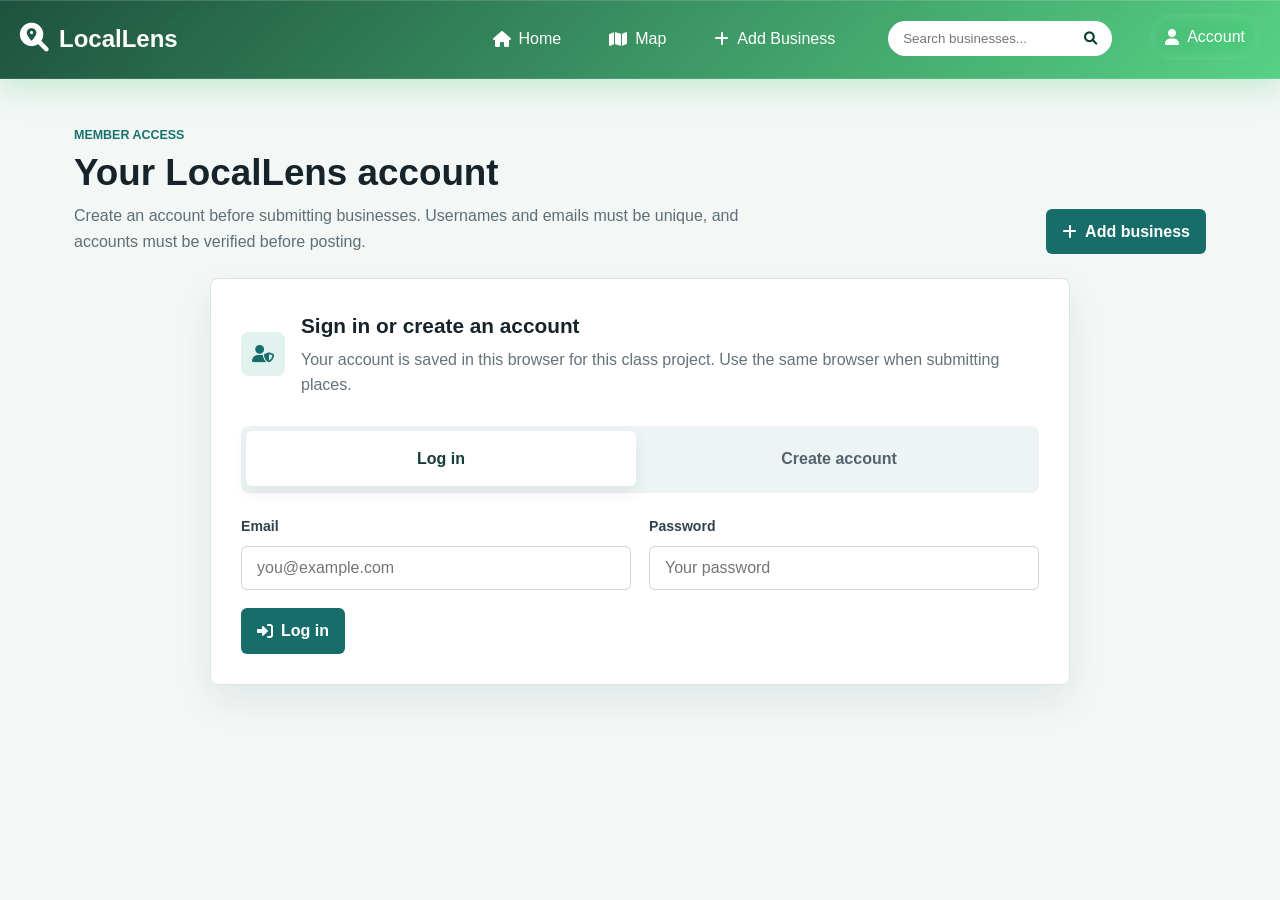
<file: account.html>
<!DOCTYPE html>
<html lang="en">
<head>
    <meta charset="UTF-8">
    <meta name="viewport" content="width=device-width, initial-scale=1.0">
    <title>LocalLens - Account</title>
    <link rel="stylesheet" href="styles.css?v=11">
    <link rel="stylesheet" href="account.css?v=2">
    <link rel="stylesheet" href="responsive.css?v=1">
    <link href="https://cdnjs.cloudflare.com/ajax/libs/font-awesome/6.0.0/css/all.min.css" rel="stylesheet">
</head>
<body class="account-page">
    <nav class="navbar">
        <div class="nav-container">
            <a href="index.html" class="nav-logo">
                <i class="fas fa-search-location"></i>
                <span>LocalLens</span>
            </a>
            <div class="nav-items">
                <a href="index.html" class="nav-item">
                    <i class="fas fa-home"></i>
                    Home
                </a>
                <a href="map.html" class="nav-item">
                    <i class="fas fa-map"></i>
                    Map
                </a>
                <a href="add-business.html" class="nav-item">
                    <i class="fas fa-plus"></i>
                    Add Business
                </a>
                <div class="search-container">
                    <input type="text" placeholder="Search businesses..." id="account-search">
                    <button type="button" aria-label="Search"><i class="fas fa-search"></i></button>
                </div>
                <a href="account.html" class="nav-item active">
                    <i class="fas fa-user"></i>
                    Account
                </a>
            </div>
        </div>
    </nav>

    <main class="account-main">
        <section class="account-hero">
            <div>
                <p class="account-kicker">Member access</p>
                <h1>Your LocalLens account</h1>
                <p>Create an account before submitting businesses. Usernames and emails must be unique, and accounts must be verified before posting.</p>
            </div>
            <a class="account-add-link" href="add-business.html"><i class="fas fa-plus"></i> Add business</a>
        </section>

        <section id="signed-out-view" class="account-card auth-card">
            <div class="auth-intro">
                <span class="auth-icon"><i class="fas fa-user-shield"></i></span>
                <div>
                    <h2>Sign in or create an account</h2>
                    <p>Your account is saved in this browser for this class project. Use the same browser when submitting places.</p>
                </div>
            </div>

            <div class="auth-tabs" role="tablist" aria-label="Account options">
                <button class="auth-tab active" type="button" data-tab="login">Log in</button>
                <button class="auth-tab" type="button" data-tab="signup">Create account</button>
            </div>

            <form id="login-form" class="auth-form active" autocomplete="on">
                <div class="form-grid account-form-grid">
                    <div class="form-group">
                        <label for="login-email">Email</label>
                        <input type="email" id="login-email" placeholder="you@example.com" required>
                    </div>
                    <div class="form-group">
                        <label for="login-password">Password</label>
                        <input type="password" id="login-password" placeholder="Your password" required>
                    </div>
                </div>
                <button class="account-primary-btn" type="submit"><i class="fas fa-right-to-bracket"></i> Log in</button>
            </form>

            <form id="signup-form" class="auth-form" autocomplete="on">
                <div class="form-grid account-form-grid">
                    <div class="form-group">
                        <label for="signup-name">Display name</label>
                        <input type="text" id="signup-name" placeholder="Your name" required>
                    </div>
                    <div class="form-group">
                        <label for="signup-username">Username</label>
                        <input type="text" id="signup-username" minlength="3" maxlength="24" pattern="[A-Za-z0-9_]+" placeholder="local_user" required>
                        <p class="input-help">Letters, numbers, and underscores only.</p>
                    </div>
                    <div class="form-group">
                        <label for="signup-email">Email</label>
                        <input type="email" id="signup-email" placeholder="you@example.com" required>
                    </div>
                    <div class="form-group">
                        <label for="signup-password">Password</label>
                        <input type="password" id="signup-password" minlength="4" placeholder="At least 4 characters" required>
                    </div>
                    <div class="form-group">
                        <label for="signup-confirm-password">Confirm password</label>
                        <input type="password" id="signup-confirm-password" minlength="4" placeholder="Retype password" required>
                    </div>
                </div>
                <button class="account-primary-btn" type="submit"><i class="fas fa-user-plus"></i> Create account</button>
            </form>
        </section>

        <section id="signed-in-view" class="account-dashboard" hidden>
            <div class="account-card profile-card">
                <div class="profile-summary">
                    <div class="profile-avatar" id="profile-avatar">L</div>
                    <div>
                        <p class="account-kicker" id="verification-label">Signed in</p>
                        <h2 id="profile-name">LocalLens user</h2>
                        <p id="profile-email">you@example.com</p>
                        <p id="profile-username" class="profile-username">@username</p>
                    </div>
                </div>
                <div class="profile-actions">
                    <a class="account-primary-btn" id="profile-add-business" href="add-business.html"><i class="fas fa-plus"></i> Add business</a>
                    <button class="account-secondary-btn" id="logout-button" type="button"><i class="fas fa-arrow-right-from-bracket"></i> Log out</button>
                </div>
            </div>

            <section id="verification-card" class="account-card verification-card" hidden>
                <div class="section-title-row">
                    <span class="status-icon warning"><i class="fas fa-envelope"></i></span>
                    <div>
                        <h2>Verify your email</h2>
                        <p id="verification-message">Enter the code sent to your email before submitting businesses.</p>
                    </div>
                </div>
                <form id="verification-form" class="verification-form">
                    <div class="form-group">
                        <label for="verification-code">Verification code</label>
                        <input type="text" id="verification-code" maxlength="6" inputmode="numeric" placeholder="123456" required>
                    </div>
                    <div class="verification-actions">
                        <button class="account-primary-btn" type="submit"><i class="fas fa-check"></i> Verify</button>
                        <button class="account-secondary-btn" id="resend-code-button" type="button"><i class="fas fa-paper-plane"></i> Resend code</button>
                    </div>
                </form>
            </section>

            <div class="account-grid">
                <article class="account-card status-card">
                    <span class="status-icon"><i class="fas fa-clock"></i></span>
                    <div>
                        <h3>Submission cooldown</h3>
                        <p id="cooldown-status">You can submit a business now.</p>
                    </div>
                </article>
                <article class="account-card status-card">
                    <span class="status-icon"><i class="fas fa-clipboard-check"></i></span>
                    <div>
                        <h3>Review process</h3>
                        <p>New submissions go to the Review tab first so your group can approve them.</p>
                    </div>
                </article>
            </div>

            <section class="account-card profile-edit-card">
                <div class="section-title-row">
                    <div>
                        <h2>Profile details</h2>
                        <p>Update the name shown on this browser.</p>
                    </div>
                </div>
                <form id="profile-form" class="profile-form">
                    <div class="form-grid account-form-grid">
                        <div class="form-group">
                            <label for="edit-name">Display name</label>
                            <input type="text" id="edit-name" required>
                        </div>
                        <div class="form-group">
                            <label for="edit-username">Username</label>
                            <input type="text" id="edit-username" minlength="3" maxlength="24" pattern="[A-Za-z0-9_]+" required>
                        </div>
                        <div class="form-group">
                            <label for="edit-email">Email</label>
                            <input type="email" id="edit-email" required>
                        </div>
                    </div>
                    <button class="account-secondary-btn" type="submit"><i class="fas fa-save"></i> Save profile</button>
                </form>
            </section>

            <section class="account-card submissions-card">
                <div class="section-title-row">
                    <div>
                        <h2>Recent submissions</h2>
                        <p>Submissions saved from this browser.</p>
                    </div>
                </div>
                <div id="submission-list" class="submission-list"></div>
            </section>
        </section>
    </main>

    <script src="account.js?v=2"></script>
</body>
</html>
</file>
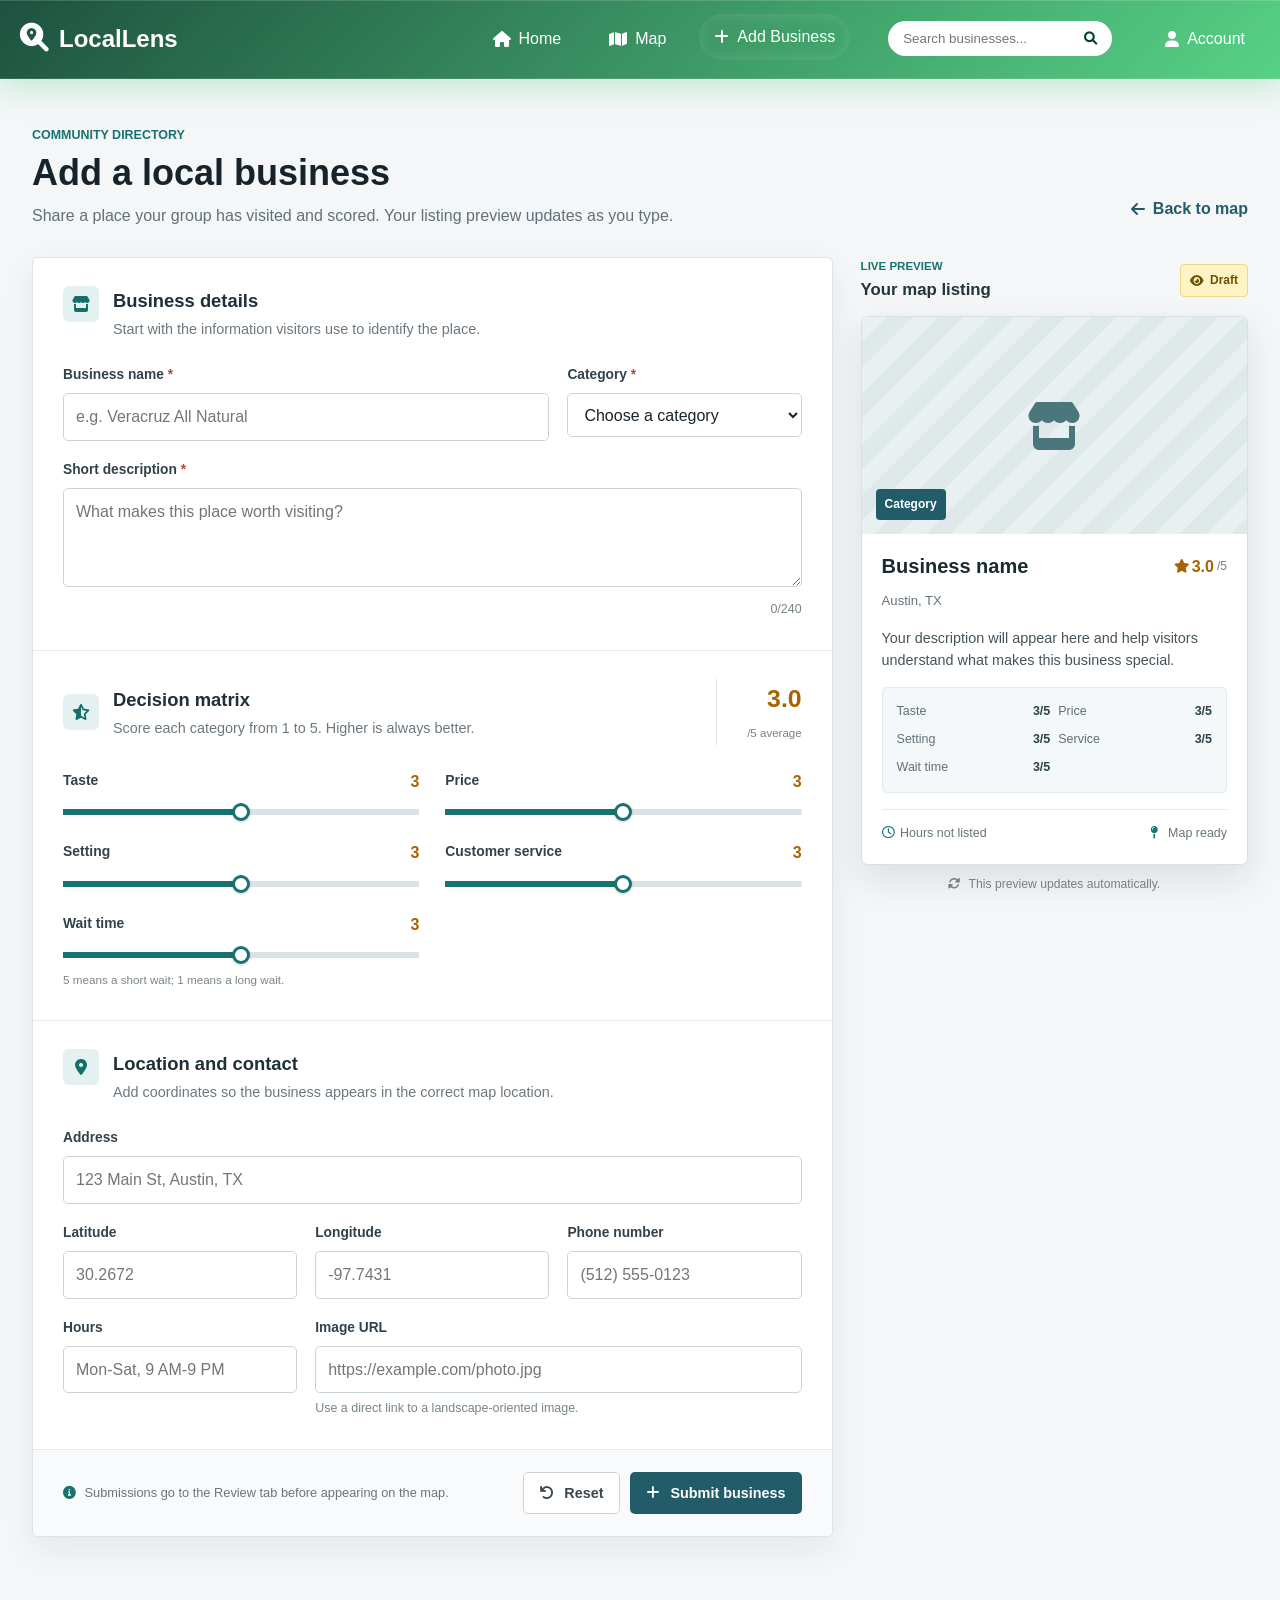
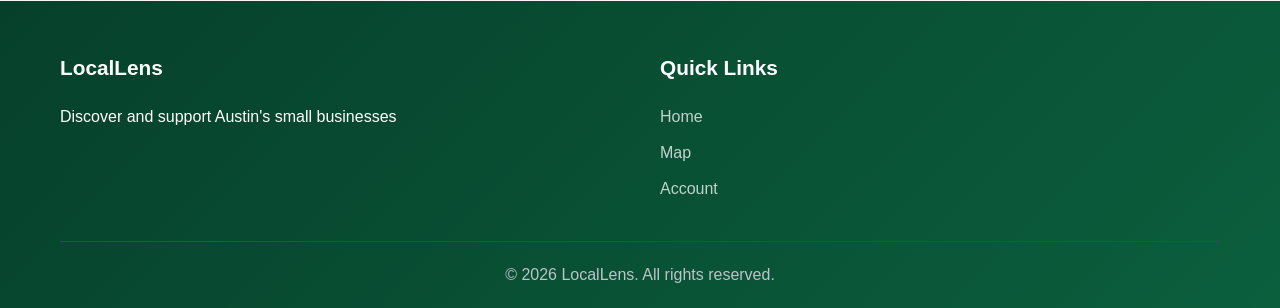
<file: add-business.html>
<!DOCTYPE html>
<html lang="en">
<head>
    <meta charset="UTF-8">
    <meta name="viewport" content="width=device-width, initial-scale=1.0">
    <title>LocalLens - Add Business</title>
    <link rel="stylesheet" href="styles.css?v=11">
    <link rel="stylesheet" href="add-business.css?v=9">
    <link rel="stylesheet" href="add-business-access.css?v=1">
    <link rel="stylesheet" href="responsive.css?v=1">
    <link href="https://cdnjs.cloudflare.com/ajax/libs/font-awesome/6.0.0/css/all.min.css" rel="stylesheet">
</head>
<body class="add-business-page">
    <nav class="navbar">
        <div class="nav-container">
            <a href="index.html" class="nav-logo">
                <i class="fas fa-search-location"></i>
                <span>LocalLens</span>
            </a>
            <div class="nav-items">
                <a href="index.html" class="nav-item">
                    <i class="fas fa-home"></i>
                    Home
                </a>
                <a href="map.html" class="nav-item">
                    <i class="fas fa-map"></i>
                    Map
                </a>
                <a href="add-business.html" class="nav-item active">
                    <i class="fas fa-plus"></i>
                    Add Business
                </a>
                <div class="search-container">
                    <input type="text" placeholder="Search businesses..." id="add-business-search">
                    <button type="button" aria-label="Search"><i class="fas fa-search"></i></button>
                </div>
                <a href="account.html" class="nav-item">
                    <i class="fas fa-user"></i>
                    Account
                </a>
            </div>
        </div>
    </nav>
    <main class="add-business-main">
        <header class="submission-header">
            <div>
                <p class="submission-kicker">Community directory</p>
                <h1>Add a local business</h1>
                <p>Share a place your group has visited and scored. Your listing preview updates as you type.</p>
            </div>
            <a class="map-return-link" href="map.html"><i class="fas fa-arrow-left"></i> Back to map</a>
        </header>

        <section id="account-gate" class="account-gate" hidden>
            <div>
                <span class="gate-icon"><i class="fas fa-lock"></i></span>
            </div>
            <div>
                <h2>Log in before submitting</h2>
                <p>You can preview the form, but submissions only work from a LocalLens account.</p>
            </div>
            <a href="account.html" class="gate-link">Go to account</a>
        </section>

        <section id="cooldown-gate" class="account-gate cooldown-gate" hidden>
            <div>
                <span class="gate-icon"><i class="fas fa-clock"></i></span>
            </div>
            <div>
                <h2>Submission cooldown active</h2>
                <p id="cooldown-message">You can submit another business later.</p>
            </div>
        </section>

        <div class="submission-layout">
            <div class="business-form-container">
                <form id="add-business-form" class="business-form">
                    <section class="form-section">
                        <div class="section-heading">
                            <span class="section-icon"><i class="fas fa-store"></i></span>
                            <div>
                                <h2>Business details</h2>
                                <p>Start with the information visitors use to identify the place.</p>
                            </div>
                        </div>
                        <div class="form-grid form-grid-three">
                            <div class="form-group form-span-two">
                                <label for="business-name">Business name <span>*</span></label>
                                <input type="text" id="business-name" placeholder="e.g. Veracruz All Natural" required>
                            </div>
                            <div class="form-group">
                                <label for="business-category">Category <span>*</span></label>
                                <select id="business-category" required>
                                    <option value="">Choose a category</option>
                                    <option value="Food">Food</option>
                                    <option value="Retail">Retail</option>
                                    <option value="Services">Services</option>
                                    <option value="Attractions">Attractions</option>
                                    <option value="Entertainment">Entertainment</option>
                                    <option value="Health & Wellness">Health & Wellness</option>
                                </select>
                            </div>
                            <div class="form-group form-span-three">
                                <label for="business-description">Short description <span>*</span></label>
                                <textarea id="business-description" rows="3" maxlength="240" placeholder="What makes this place worth visiting?" required></textarea>
                                <p class="field-meta"><span id="description-count">0</span>/240</p>
                            </div>
                        </div>
                    </section>

                    <section class="form-section">
                        <div class="section-heading matrix-heading">
                            <span class="section-icon"><i class="fas fa-star-half-alt"></i></span>
                            <div>
                                <h2>Decision matrix</h2>
                                <p>Score each category from 1 to 5. Higher is always better.</p>
                            </div>
                            <div class="matrix-average"><span id="form-average">3.0</span><small>/5 average</small></div>
                        </div>
                        <div class="score-inputs">
                            <div class="score-input">
                                <div><label for="score-taste">Taste</label><output for="score-taste">3</output></div>
                                <input type="range" id="score-taste" min="1" max="5" value="3">
                            </div>
                            <div class="score-input">
                                <div><label for="score-price">Price</label><output for="score-price">3</output></div>
                                <input type="range" id="score-price" min="1" max="5" value="3">
                            </div>
                            <div class="score-input">
                                <div><label for="score-setting">Setting</label><output for="score-setting">3</output></div>
                                <input type="range" id="score-setting" min="1" max="5" value="3">
                            </div>
                            <div class="score-input">
                                <div><label for="score-service">Customer service</label><output for="score-service">3</output></div>
                                <input type="range" id="score-service" min="1" max="5" value="3">
                            </div>
                            <div class="score-input">
                                <div><label for="score-wait">Wait time</label><output for="score-wait">3</output></div>
                                <input type="range" id="score-wait" min="1" max="5" value="3">
                                <p>5 means a short wait; 1 means a long wait.</p>
                            </div>
                        </div>
                    </section>

                    <section class="form-section">
                        <div class="section-heading">
                            <span class="section-icon"><i class="fas fa-map-marker-alt"></i></span>
                            <div>
                                <h2>Location and contact</h2>
                                <p>Add coordinates so the business appears in the correct map location.</p>
                            </div>
                        </div>
                        <div class="form-grid form-grid-three">
                            <div class="form-group form-span-three">
                                <label for="business-address">Address</label>
                                <input type="text" id="business-address" placeholder="123 Main St, Austin, TX">
                            </div>
                            <div class="form-group">
                                <label for="business-lat">Latitude</label>
                                <input type="number" id="business-lat" step="any" placeholder="30.2672">
                            </div>
                            <div class="form-group">
                                <label for="business-lng">Longitude</label>
                                <input type="number" id="business-lng" step="any" placeholder="-97.7431">
                            </div>
                            <div class="form-group">
                                <label for="business-phone">Phone number</label>
                                <input type="tel" id="business-phone" placeholder="(512) 555-0123">
                            </div>
                            <div class="form-group">
                                <label for="business-hours">Hours</label>
                                <input type="text" id="business-hours" placeholder="Mon-Sat, 9 AM-9 PM">
                            </div>
                            <div class="form-group form-span-two">
                                <label for="business-image">Image URL</label>
                                <input type="url" id="business-image" placeholder="https://example.com/photo.jpg">
                                <p class="help-text">Use a direct link to a landscape-oriented image.</p>
                            </div>
                        </div>
                    </section>

                    <div class="form-actions">
                        <p id="submission-helper"><i class="fas fa-info-circle"></i> Submissions go to the Review tab before appearing on the map.</p>
                        <div>
                            <button type="button" class="secondary-btn" id="reset-business-form" title="Reset form">
                                <i class="fas fa-undo"></i><span>Reset</span>
                            </button>
                            <button type="submit" class="primary-btn" id="submit-business-button">
                                <i class="fas fa-plus"></i><span>Submit business</span>
                            </button>
                        </div>
                    </div>
                </form>
            </div>

            <aside class="listing-preview" aria-label="Live listing preview">
                <div class="preview-heading">
                    <div>
                        <p>Live preview</p>
                        <h2>Your map listing</h2>
                    </div>
                    <span class="draft-badge"><i class="fas fa-eye"></i> Draft</span>
                </div>
                <article class="preview-card">
                    <div class="preview-media">
                        <div id="preview-image-placeholder"><i class="fas fa-store"></i></div>
                        <img id="preview-image" alt="" hidden>
                        <span id="preview-category" class="preview-category">Category</span>
                    </div>
                    <div class="preview-body">
                        <div class="preview-title-row">
                            <h3 id="preview-name">Business name</h3>
                            <div class="preview-rating"><i class="fas fa-star"></i><strong id="preview-average">3.0</strong><span>/5</span></div>
                        </div>
                        <p class="preview-meta"><span id="preview-address">Austin, TX</span></p>
                        <p id="preview-description" class="preview-description">Your description will appear here and help visitors understand what makes this business special.</p>
                        <div class="preview-scores">
                            <div><span>Taste</span><strong id="preview-taste">3/5</strong></div>
                            <div><span>Price</span><strong id="preview-price-score">3/5</strong></div>
                            <div><span>Setting</span><strong id="preview-setting">3/5</strong></div>
                            <div><span>Service</span><strong id="preview-service">3/5</strong></div>
                            <div><span>Wait time</span><strong id="preview-wait">3/5</strong></div>
                        </div>
                        <div class="preview-footer">
                            <span><i class="far fa-clock"></i> <span id="preview-hours">Hours not listed</span></span>
                            <span><i class="fas fa-map-pin"></i> Map ready</span>
                        </div>
                    </div>
                </article>
                <p class="preview-note"><i class="fas fa-sync-alt"></i> This preview updates automatically.</p>
            </aside>
        </div>

        <div id="success-message" class="success-message" hidden>
            <div class="success-content">
                <i class="fas fa-check-circle"></i>
                <h3>Business submitted for review</h3>
                <p>Your submission was sent to the Review tab. You can submit another business after the 2-hour cooldown.</p>
                <button class="success-btn" id="view-business-map">View map</button>
                <button class="success-btn" id="view-account-page">View account</button>
            </div>
        </div>
    </main>

    <footer class="footer">
        <div class="container">
            <div class="footer-content">
                <div class="footer-section"><h3>LocalLens</h3><p>Discover and support Austin's small businesses</p></div>
                <div class="footer-section">
                    <h3>Quick Links</h3>
                    <ul><li><a href="index.html">Home</a></li><li><a href="map.html">Map</a></li><li><a href="account.html">Account</a></li></ul>
                </div>
            </div>
            <div class="footer-bottom"><p>&copy; 2026 LocalLens. All rights reserved.</p></div>
        </div>
    </footer>

    <script src="script.js?v=8"></script>
    <script>
        document.addEventListener('DOMContentLoaded', initializeAddBusinessForm);
        const REVIEW_WEB_APP_URL = 'https://script.google.com/macros/s/AKfycbwlyycdXcbLm-5LqKBgtQWbxHciOXhTjQDKaHv3MznnZre0N6KnGwNH8BxaaQHLYFI-zg/exec';

        function initializeAddBusinessForm() {
            const form = document.getElementById('add-business-form');
            form.addEventListener('submit', handleAddBusiness);
            form.addEventListener('input', updatePreview);
            form.addEventListener('change', updatePreview);

            document.getElementById('reset-business-form').addEventListener('click', resetForm);
            document.getElementById('add-another-business').addEventListener('click', addAnotherBusiness);
            document.getElementById('view-business-map').addEventListener('click', function () {
                window.location.href = 'map.html';
            });

            document.getElementById('business-lat').value = '30.2672';
            document.getElementById('business-lng').value = '-97.7431';
            updatePreview();
        }

        function getScores() {
            return {
                taste: Number(document.getElementById('score-taste').value),
                price: Number(document.getElementById('score-price').value),
                setting: Number(document.getElementById('score-setting').value),
                service: Number(document.getElementById('score-service').value),
                wait: Number(document.getElementById('score-wait').value)
            };
        }

        function updatePreview() {
            const scores = getScores();
            const average = (Object.values(scores).reduce(function (total, score) {
                return total + score;
            }, 0) / 5).toFixed(1);

            setText('preview-name', document.getElementById('business-name').value || 'Business name');
            setText('preview-category', document.getElementById('business-category').value || 'Category');
            setText('preview-address', document.getElementById('business-address').value || 'Austin, TX');
            setText('preview-description', document.getElementById('business-description').value || 'Your description will appear here and help visitors understand what makes this business special.');
            setText('preview-hours', document.getElementById('business-hours').value || 'Hours not listed');
            setText('preview-average', average);
            setText('form-average', average);
            setText('preview-taste', scores.taste + '/5');
            setText('preview-price-score', scores.price + '/5');
            setText('preview-setting', scores.setting + '/5');
            setText('preview-service', scores.service + '/5');
            setText('preview-wait', scores.wait + '/5');
            setText('description-count', document.getElementById('business-description').value.length);

            document.querySelectorAll('.score-input').forEach(function (group) {
                const input = group.querySelector('input');
                group.querySelector('output').textContent = input.value;
                input.style.setProperty('--score-progress', ((Number(input.value) - 1) / 4 * 100) + '%');
            });

            updatePreviewImage();
        }

        function updatePreviewImage() {
            const source = document.getElementById('business-image').value.trim();
            const image = document.getElementById('preview-image');
            const placeholder = document.getElementById('preview-image-placeholder');

            if (!source) {
                image.hidden = true;
                image.removeAttribute('src');
                placeholder.hidden = false;
                return;
            }

            image.onload = function () {
                image.hidden = false;
                placeholder.hidden = true;
            };
            image.onerror = function () {
                image.hidden = true;
                placeholder.hidden = false;
            };
            image.src = source;
            image.alt = (document.getElementById('business-name').value || 'Business') + ' preview';
        }

        function setText(id, value) {
            document.getElementById(id).textContent = value;
        }

        function handleAddBusiness(event) {
            event.preventDefault();
            const form = event.currentTarget;
            if (!form.reportValidity()) return;

            const scores = getScores();
            const formData = {
                id: Date.now(),
                name: document.getElementById('business-name').value.trim(),
                category: document.getElementById('business-category').value,
                description: document.getElementById('business-description').value.trim(),
                address: document.getElementById('business-address').value.trim(),
                lat: Number(document.getElementById('business-lat').value),
                lng: Number(document.getElementById('business-lng').value),
                phone: document.getElementById('business-phone').value.trim(),
                hours: document.getElementById('business-hours').value.trim(),
                image: document.getElementById('business-image').value.trim(),
                taste: scores.taste,
                priceScore: scores.price,
                setting: scores.setting,
                customerService: scores.service,
                waitTime: scores.wait,
                rating: Number((Object.values(scores).reduce(function (total, score) { return total + score; }, 0) / 5).toFixed(1)),
                dateAdded: new Date().toISOString()
            };

            fetch(REVIEW_WEB_APP_URL, {
                method: 'POST',
                mode: 'no-cors',
                body: JSON.stringify(formData)
            });

            document.querySelector('.submission-layout').hidden = true;
            document.getElementById('success-message').hidden = false;
        }

        function resetForm() {
            const form = document.getElementById('add-business-form');
            form.reset();
            document.getElementById('business-lat').value = '30.2672';
            document.getElementById('business-lng').value = '-97.7431';
            updatePreview();
        }

        function addAnotherBusiness() {
            document.querySelector('.submission-layout').hidden = false;
            document.getElementById('success-message').hidden = true;
            resetForm();
            window.scrollTo({ top: 0, behavior: 'smooth' });
        }
    </script>
</body>
</html>
</file>
<file: styles.css>
/* Global Styles */
* {
    margin: 0;
    padding: 0;
    box-sizing: border-box;
}

body {
    font-family: 'Segoe UI', Tahoma, Geneva, Verdana, sans-serif;
    line-height: 1.6;
    color: #333;
    background-color: #f8f9fa;
}

[hidden] {
    display: none !important;
}

.container {
    max-width: 1200px;
    margin: 0 auto;
    padding: 0 20px;
}

/* Navigation Bar */
.navbar {
    background: linear-gradient(
        135deg,
        rgba(6, 64, 43, 0.9),
        rgba(34, 197, 94, 0.75)
    );

    backdrop-filter: blur(18px);
    -webkit-backdrop-filter: blur(18px);
    border-bottom: 1px solid rgba(255, 255, 255, 0.12);
    box-shadow:
        0 8px 32px rgba(34, 197, 94, 0.25),
        inset 0 1px 0 rgba(255, 255, 255, 0.15);
    padding: 1rem 0;
    position: fixed;
    top: 0;
    width: 100%;
    z-index: 1000;
}

.nav-container {
    max-width: 1400px;
    margin: 0 auto;
    display: flex;
    justify-content: space-between;
    align-items: center;
    padding: 0 20px;
}

.nav-logo {
    display: flex;
    align-items: center;
    color: white;
    font-size: 1.5rem;
    font-weight: bold;
    text-decoration: none;
}

.nav-logo i {
    margin-right: 10px;
    font-size: 1.8rem;
}

.nav-items {
    display: flex;
    align-items: center;
    gap: 18px;
}

.nav-item {
    display: flex;
    align-items: center;
    color: white;
    text-decoration: none;
    padding: 10px 15px;
    border-radius: 25px;
    transition: all 0.3s ease;
}

.nav-item:hover,
.nav-item.active {
    background: rgba(255,255,255,0.15);
    backdrop-filter: blur(8px);
    transform: translateY(-2px);
}

.nav-item i {
    margin-right: 8px;
}

.nav-brand {
    color: white;
    font-size: 1.8rem;
    font-weight: bold;
    text-decoration: none;
    display: flex;
    align-items: center;
    white-space: nowrap;
}

.nav-brand i {
    margin-right: 10px;
}

.search-container {
    position: relative;
    display: flex;
    align-items: center;
    flex: 1;
    max-width: 350px;
    margin: 0 20px;
}

.search-container input {
    width: 100%;
    padding: 10px 40px 10px 15px;
    border: none;
    border-radius: 25px;
    outline: none;
}

.search-container button {
    position: absolute;
    right: 5px;
    background: none;
    border: none;
    color: #06402b;
    cursor: pointer;
    padding: 5px 10px;
}

/* Hero Section */
.hero {
    height: 100vh;
    background: linear-gradient(rgba(0,0,0,0.4), rgba(0,0,0,0.4)), 
                url('https://images.unsplash.com/photo-1666969565832-b55bf42a900d?q=80&w=2071&auto=format&fit=crop&ixlib=rb-4.1.0&ixid=M3wxMjA3fDB8MHxwaG90by1wYWdlfHx8fGVufDB8fHx8fA%3D%3D');
    background-size: cover;
    background-position: center;
    display: flex;
    align-items: center;
    justify-content: center;
    text-align: center;
    color: white;
}

.hero-overlay {
    max-width: 800px;
    padding: 0 20px;
}

.hero-content h1 {
    font-size: 3.5rem;
    margin-bottom: 1rem;
    text-shadow: 2px 2px 4px rgba(0,0,0,0.5);
}

.hero-content p {
    font-size: 1.3rem;
    margin-bottom: 2rem;
    text-shadow: 1px 1px 2px rgba(0,0,0,0.5);
}

.cta-button {
    background: rgba(6, 64, 43, 0.2);
    backdrop-filter: blur(12px);
    -webkit-backdrop-filter: blur(12px);
    color: white;
    padding: 12px 24px;
    border: 1px solid rgba(255, 255, 255, 0.25);
    border-radius: 15px;
    font-size: 1.1rem;
    cursor: pointer;
    box-shadow:
        0 8px 32px rgba(6, 64, 43, 0.2),
        inset 0 1px 1px rgba(255, 255, 255, 0.2);
    font-weight: 600;
    transition: all 0.3s ease;
    text-decoration: none;
    display: inline-flex;
    align-items: center;
    gap: 10px;
}

.cta-button:hover {
    background: rgba(6, 64, 43, 0.35);
    transform: translateY(-3px);
    box-shadow: 
        0 12px 40px rgba(6, 64, 43, 0.35),
        inset 0 1px 1px rgba(255, 255, 255, 0.3);
}

/* How It Works Section */
.how-it-works {
    padding: 80px 0;
    background: white;
}

.how-it-works h2 {
    text-align: center;
    font-size: 2.5rem;
    margin-bottom: 3rem;
    color: #333;
}

.steps-container {
    display: grid;
    grid-template-columns: repeat(auto-fit, minmax(300px, 1fr));
    gap: 40px;
}

.step {
    background: rgba(6, 64, 43, 0.12);
    backdrop-filter: blur(16px);
    -webkit-backdrop-filter: blur(16px);
    border: 1px solid rgba(255, 255, 255, 0.15);
    border-radius: 20px;
    padding: 30px 25px;
    text-align: center;
    box-shadow: 0 8px 32px rgba(6, 64, 43, 0.15);
    transition: all 0.4s ease;
    cursor: pointer;
}

.step:hover {
    transform: translateY(-10px) scale(1.02);
    background: rgba(6, 64, 43, 0.2);
    box-shadow: 0 20px 40px rgba(6, 64, 43, 0.25);
}

.step-icon {
    width: 80px;
    height: 80px;
    background: linear-gradient(
        135deg, 
        rgba(6, 64, 43, 0.9),
        rgba(34, 197, 94, 0.8)
    );
    border-radius: 50%;
    display: flex;
    align-items: center;
    justify-content: center;
    margin: 0 auto 20px;
    color: white;
    font-size: 2rem;
}

.step h3 {
    font-size: 1.5rem;
    margin-bottom: 15px;
    color: #333;
}

.step p {
    color: #666;
    line-height: 1.6;
}
.step:hover .step-icon {
    transform: scale(1.15);
    box-shadow: 0 12px 30px rgba(34, 197, 94, 0.45);
}

/* About Us Section */
.about-us {
    padding: 80px 0;
    background: linear-gradient(
        135deg,
        rgba(6, 64, 43, 0.95),
        rgba(34, 197, 94, 0.85)
    );
    color: white;
}

.about-content {
    display: grid;
    grid-template-columns: 1fr 1fr;
    gap: 50px;
    align-items: center;
}

.about-text h2 {
    font-size: 2.5rem;
    margin-bottom: 2rem;
}

.about-text p {
    font-size: 1.1rem;
    line-height: 1.8;
    margin-bottom: 1.5rem;
}
.about-text {
    background: rgba(255,255,255,0.08);
    backdrop-filter: blur(10px);
    padding: 30px;
    border-radius: 20px;
}

.about-image {
    border-radius: 15px;
    overflow: hidden;
    box-shadow: 0 20px 40px rgba(0,0,0,0.2);
}

.about-image img {
    width: 100%;
    height: auto;
    display: block;
}

/* Footer */
.footer {
    background: linear-gradient(135deg, #06402b, #0b5f3d);
    color: white;
    padding: 50px 0 20px;
}

.footer-content {
    display: grid;
    grid-template-columns: repeat(auto-fit, minmax(250px, 1fr));
    gap: 40px;
    margin-bottom: 30px;
}

.footer-section h3 {
    font-size: 1.3rem;
    margin-bottom: 20px;
}

.footer-section ul {
    list-style: none;
}

.footer-section ul li {
    margin-bottom: 10px;
}

.footer-section ul li a {
    color: rgba(255, 255, 255, 0.75);
    text-decoration: none;
    transition: color 0.3s ease;
}

.footer-section ul li a:hover {
    color: #ffffff;
}

.social-links {
    display: flex;
    gap: 15px;
}

.social-links a {
    color: #bdc3c7;
    font-size: 1.5rem;
    transition: color 0.3s ease;
}

.social-links a:hover {
    color: white;
}

.footer-bottom {
    text-align: center;
    padding-top: 20px;
    border-top: 1px solid #34495e;
    color: #bdc3c7;
}

/* Main Content */
.main-content {
    margin-top: 80px;
    min-height: calc(100vh - 80px);
}

/* Map Controls */
.map-controls {
    display: flex;
    justify-content: space-between;
    align-items: center;
    padding: 20px;
    background: white;
    border-bottom: 1px solid #e9ecef;
    position: sticky;
    top: 80px;
    z-index: 100;
}

.control-btn {
    background: #28a745;
    color: white;
    border: none;
    padding: 10px 20px;
    border-radius: 25px;
    cursor: pointer;
    display: flex;
    align-items: center;
    gap: 8px;
    transition: all 0.3s ease;
}

.control-btn:hover {
    background: #85d4b3;
    transform: translateY(-2px);
}

.filter-container {
    position: relative;
}

.filter-dropdown {
    position: absolute;
    top: 100%;
    right: 0;
    background: white;
    border: 1px solid #e9ecef;
    border-radius: 10px;
    padding: 20px;
    min-width: 250px;
    box-shadow: 0 10px 30px rgba(0,0,0,0.1);
    display: none;
    z-index: 1000;
}

.filter-dropdown.show {
    display: block;
}

.filter-group {
    margin-bottom: 15px;
}

.filter-group label {
    display: block;
    margin-bottom: 5px;
    font-weight: 500;
}

.filter-group select {
    width: 100%;
    padding: 8px 12px;
    border: 1px solid #ddd;
    border-radius: 5px;
    outline: none;
}

.apply-btn {
    background: #28a745;
    color: white;
    border: none;
    padding: 10px 20px;
    border-radius: 5px;
    cursor: pointer;
    width: 100%;
    font-weight: 500;
}

/* Map and Business Container */
.map-business-container {
    display: grid;
    grid-template-columns: 1fr 1fr;
    height: calc(100vh - 140px);
}

.map-section {
    position: relative;
    background: #f8f9fa;
    border-right: 1px solid #e9ecef;
}

#map {
    width: 100%;
    height: 100%;
}

.map-placeholder {
    display: flex;
    flex-direction: column;
    align-items: center;
    justify-content: center;
    height: 100%;
    color: #666;
    font-size: 1.2rem;
}

.map-placeholder i {
    font-size: 4rem;
    margin-bottom: 20px;
    color: #ccc;
}

.business-list-section {
    background: white;
    display: flex;
    flex-direction: column;
}

.business-list-header {
    display: flex;
    justify-content: space-between;
    align-items: center;
    padding: 20px;
    border-bottom: 1px solid #e9ecef;
}

.business-list-header h3 {
    font-size: 1.3rem;
    color: #333;
}

.view-toggle {
    display: flex;
    gap: 10px;
}

.view-btn {
    background: none;
    border: 1px solid #ddd;
    padding: 8px 12px;
    border-radius: 5px;
    cursor: pointer;
    transition: all 0.3s ease;
}

.view-btn.active {
    background: #28a745;
    color: white;
    border-color: #28a745;
}

/* Business List */
.business-list {
    flex: 1;
    overflow-y: auto;
}

.business-item {
    display: flex;
    justify-content: space-between;
    align-items: center;
    padding: 20px;
    border-bottom: 1px solid #e9ecef;
    transition: background 0.3s ease;
}

.business-item:hover {
    background: #f8f9fa;
}

.business-info h4 {
    font-size: 1.1rem;
    margin-bottom: 8px;
    color: #333;
}

.business-rating {
    display: flex;
    align-items: center;
    gap: 5px;
    margin-bottom: 8px;
}

.business-rating i {
    color: #ffc107;
}

.business-category, .business-price, .business-distance {
    color: #666;
    font-size: 0.9rem;
    margin-bottom: 5px;
}

.business-actions {
    display: flex;
    gap: 10px;
}

.favorite-btn {
    background: none;
    border: none;
    color: #dc3545;
    cursor: pointer;
    font-size: 1.2rem;
    transition: color 0.3s ease;
}

.favorite-btn:hover, .favorite-btn.active {
    color: #c82333;
}

.details-btn {
    color: white;
    border: none;
    padding: 8px 16px;
    border-radius: 20px;
    cursor: pointer;
    font-size: 0.9rem;
    transition: background 0.3s ease;
}

.details-btn:hover {
    background: #5a67d8;
}

/* Business Details Modal */
.modal {
    display: none;
    position: fixed;
    z-index: 2000;
    left: 0;
    top: 0;
    width: 100%;
    height: 100%;
    background: rgba(0,0,0,0.5);
}

.modal.show {
    display: flex;
    align-items: center;
    justify-content: center;
}

.modal-content {
    background: white;
    border-radius: 15px;
    max-width: 900px;
    width: 90%;
    max-height: 90vh;
    overflow-y: auto;
    position: relative;
}

.modal-header {
    display: flex;
    justify-content: space-between;
    align-items: center;
    padding: 20px;
    border-bottom: 1px solid #e9ecef;
}

.modal-header h2 {
    color: #333;
}

.close-btn {
    background: none;
    border: none;
    font-size: 1.5rem;
    cursor: pointer;
    color: #666;
}

.modal-body {
    padding: 20px;
}

.business-details {
    display: grid;
    grid-template-columns: 1fr 1fr;
    gap: 30px;
}

.details-left {
    display: flex;
    flex-direction: column;
    gap: 20px;
}

.business-image {
    border-radius: 10px;
    overflow: hidden;
}

.business-image img {
    width: 100%;
    height: 200px;
    object-fit: cover;
}

.business-rating {
    display: flex;
    align-items: center;
    gap: 10px;
}

.stars {
    color: #ffc107;
}

.details-right {
    display: flex;
    flex-direction: column;
    gap: 25px;
}

.info-section h3, .description-section h3, .menu-section h3, .reviews-section h3 {
    font-size: 1.3rem;
    margin-bottom: 15px;
    color: #333;
}

.info-item {
    display: flex;
    align-items: center;
    gap: 10px;
    margin-bottom: 10px;
}

.info-item i {
    color: #667eea;
    width: 20px;
}

.menu-list {
    list-style: none;
}

.menu-list li {
    padding: 8px 0;
    border-bottom: 1px solid #f0f0f0;
}

.review-item {
    padding: 15px;
    border: 1px solid #e9ecef;
    border-radius: 10px;
    margin-bottom: 15px;
}

.reviewer {
    font-weight: 600;
    color: #333;
}

.review-stars {
    color: #ffc107;
}

.review-text {
    margin-top: 10px;
    color: #666;
}

.modal-footer {
    display: flex;
    gap: 15px;
    padding: 20px;
    border-top: 1px solid #e9ecef;
}

.favorite-btn-modal {
    background: #dc3545;
    color: white;
    border: none;
    padding: 10px 20px;
    border-radius: 25px;
    cursor: pointer;
    display: flex;
    align-items: center;
    gap: 8px;
    transition: background 0.3s ease;
}

.favorite-btn-modal:hover {
    background: #c82333;
}

.write-review-btn {
    background: #667eea;
    color: white;
    border: none;
    padding: 10px 20px;
    border-radius: 25px;
    cursor: pointer;
    display: flex;
    align-items: center;
    gap: 8px;
    transition: background 0.3s ease;
}

.write-review-btn:hover {
    background: #5a67d8;
}

/* Account Section */
.account-container {
    max-width: 800px;
    margin: 0 auto;
    padding: 40px 20px;
}

/* Add Business Section */
.add-business-container {
    max-width: 1000px;
    margin: 0 auto;
    padding: 40px 20px;
}

.page-header {
    text-align: center;
    margin-bottom: 40px;
}

.page-header h1 {
    font-size: 2.5rem;
    margin-bottom: 15px;
    color: #333;
}

.page-header p {
    font-size: 1.2rem;
    color: #666;
}

.business-form-container {
    background: white;
    border-radius: 15px;
    padding: 40px;
    box-shadow: 0 10px 30px rgba(0,0,0,0.1);
}

.business-form {
    display: flex;
    flex-direction: column;
    gap: 30px;
}

.form-section {
    border-bottom: 1px solid #e9ecef;
    padding-bottom: 30px;
}

.form-section:last-child {
    border-bottom: none;
    padding-bottom: 0;
}

.form-section h2 {
    font-size: 1.5rem;
    margin-bottom: 20px;
    color: #333;
    display: flex;
    align-items: center;
    gap: 10px;
}

.form-grid {
    display: grid;
    grid-template-columns: repeat(auto-fit, minmax(250px, 1fr));
    gap: 20px;
}

.form-group textarea {
    resize: vertical;
    min-height: 100px;
}

.help-text {
    font-size: 0.9rem;
    color: #666;
    margin-top: 5px;
}

.form-actions {
    display: flex;
    gap: 15px;
    justify-content: flex-end;
    margin-top: 30px;
}

.primary-btn {
    background: linear-gradient(135deg, #667eea 0%, #764ba2 100%);
    color: white;
    border: none;
    padding: 15px 30px;
    border-radius: 25px;
    cursor: pointer;
    font-size: 1.1rem;
    display: flex;
    align-items: center;
    gap: 10px;
    transition: all 0.3s ease;
}

.primary-btn:hover {
    transform: translateY(-2px);
    box-shadow: 0 10px 20px rgba(0,0,0,0.2);
}

.secondary-btn {
    background: #6c757d;
    color: white;
    border: none;
    padding: 15px 30px;
    border-radius: 25px;
    cursor: pointer;
    font-size: 1.1rem;
    display: flex;
    align-items: center;
    gap: 10px;
    transition: all 0.3s ease;
}

.secondary-btn:hover {
    background: #5a6268;
    transform: translateY(-2px);
}

/* Success Message */
.success-message {
    background: linear-gradient(135deg, #28a745 0%, #20c997 100%);
    border-radius: 15px;
    padding: 40px;
    text-align: center;
    color: white;
    margin-top: 30px;
}

.success-content i {
    font-size: 4rem;
    margin-bottom: 20px;
}

.success-content h3 {
    font-size: 2rem;
    margin-bottom: 15px;
}

.success-content p {
    font-size: 1.1rem;
    margin-bottom: 30px;
    opacity: 0.9;
}

.success-btn {
    background: white;
    color: #28a745;
    border: none;
    padding: 12px 25px;
    border-radius: 25px;
    cursor: pointer;
    font-size: 1rem;
    margin: 0 10px;
    transition: all 0.3s ease;
}

.success-btn:hover {
    transform: translateY(-2px);
    box-shadow: 0 5px 15px rgba(0,0,0,0.2);
}

.auth-section {
    background: white;
    border-radius: 15px;
    padding: 40px;
    box-shadow: 0 10px 30px rgba(0,0,0,0.1);
    margin-bottom: 40px;
}

.auth-tabs {
    display: flex;
    margin-bottom: 30px;
    border-bottom: 2px solid #f0f0f0;
}

.auth-tab {
    background: none;
    border: none;
    padding: 15px 30px;
    font-size: 1.1rem;
    cursor: pointer;
    color: #666;
    border-bottom: 2px solid transparent;
    transition: all 0.3s ease;
}

.auth-tab.active {
    color: #667eea;
    border-bottom-color: #667eea;
}

.auth-form {
    display: none;
}

.auth-form.active {
    display: block;
}

.auth-form h2 {
    font-size: 2rem;
    margin-bottom: 30px;
    color: #333;
    text-align: center;
}

.form-group {
    margin-bottom: 20px;
}

.form-group label {
    display: block;
    margin-bottom: 8px;
    font-weight: 500;
    color: #333;
}

.form-group input, .form-group textarea {
    width: 100%;
    padding: 12px 15px;
    border: 1px solid #ddd;
    border-radius: 8px;
    font-size: 1rem;
    outline: none;
    transition: border-color 0.3s ease;
}

.form-group input:focus, .form-group textarea:focus {
    border-color: #667eea;
}

.form-options {
    display: flex;
    justify-content: space-between;
    align-items: center;
    margin-bottom: 20px;
}

.form-options label {
    display: flex;
    align-items: center;
    gap: 8px;
    color: #666;
}

.forgot-password {
    color: #667eea;
    text-decoration: none;
}

.forgot-password:hover {
    text-decoration: underline;
}

.submit-btn {
    background: linear-gradient(135deg, #667eea 0%, #764ba2 100%);
    color: white;
    border: none;
    padding: 15px 30px;
    border-radius: 25px;
    font-size: 1.1rem;
    cursor: pointer;
    width: 100%;
    transition: transform 0.3s ease;
}

.submit-btn:hover {
    transform: translateY(-2px);
}

.social-login {
    text-align: center;
    margin-top: 30px;
}

.social-login p {
    color: #666;
    margin-bottom: 15px;
}

.social-buttons {
    display: flex;
    gap: 15px;
    justify-content: center;
}

.social-btn {
    padding: 10px 20px;
    border: 1px solid #ddd;
    border-radius: 25px;
    cursor: pointer;
    display: flex;
    align-items: center;
    gap: 8px;
    transition: all 0.3s ease;
    text-decoration: none;
    color: #333;
}

.social-btn:hover {
    background: #f8f9fa;
    transform: translateY(-2px);
}

.social-btn.google {
    color: #db4437;
    border-color: #db4437;
}

.social-btn.facebook {
    color: #4267B2;
    border-color: #4267B2;
}

/* Profile Section */
.profile-section {
    background: white;
    border-radius: 15px;
    padding: 40px;
    box-shadow: 0 10px 30px rgba(0,0,0,0.1);
}

.profile-header {
    display: flex;
    justify-content: space-between;
    align-items: center;
    margin-bottom: 30px;
    padding-bottom: 20px;
    border-bottom: 1px solid #e9ecef;
}

.profile-info {
    display: flex;
    align-items: center;
    gap: 30px;
}

.profile-picture-container {
    position: relative;
}

.profile-picture-container img {
    width: 120px;
    height: 120px;
    border-radius: 50%;
    object-fit: cover;
    border: 4px solid #667eea;
}

.change-pic-btn {
    position: absolute;
    bottom: 0;
    right: 0;
    background: #667eea;
    color: white;
    border: none;
    border-radius: 50%;
    width: 40px;
    height: 40px;
    cursor: pointer;
    display: flex;
    align-items: center;
    justify-content: center;
    box-shadow: 0 2px 10px rgba(0,0,0,0.2);
}

.edit-profile-btn {
    background: #667eea;
    color: white;
    border: none;
    padding: 10px 20px;
    border-radius: 25px;
    cursor: pointer;
    display: flex;
    align-items: center;
    gap: 8px;
    transition: background 0.3s ease;
}

.edit-profile-btn:hover {
    background: #5a67d8;
}

.profile-tabs {
    display: flex;
    margin-bottom: 30px;
    border-bottom: 2px solid #f0f0f0;
}

.profile-tab {
    background: none;
    border: none;
    padding: 15px 30px;
    font-size: 1.1rem;
    cursor: pointer;
    color: #666;
    border-bottom: 2px solid transparent;
    transition: all 0.3s ease;
}

.profile-tab.active {
    color: #667eea;
    border-bottom-color: #667eea;
}

.profile-content {
    display: none;
}

.profile-content.active {
    display: block;
}

/* Favorites Grid */
.favorites-grid {
    display: grid;
    grid-template-columns: repeat(auto-fill, minmax(300px, 1fr));
    gap: 20px;
}

.favorite-item {
    background: #f8f9fa;
    border-radius: 15px;
    overflow: hidden;
    transition: transform 0.3s ease;
}

.favorite-item:hover {
    transform: translateY(-5px);
}

.favorite-item img {
    width: 100%;
    height: 200px;
    object-fit: cover;
}

.favorite-info {
    padding: 20px;
}

.favorite-info h4 {
    font-size: 1.2rem;
    margin-bottom: 10px;
    color: #333;
}

.favorite-rating {
    display: flex;
    align-items: center;
    gap: 5px;
    margin-bottom: 10px;
}

.favorite-rating i {
    color: #ffc107;
}

.favorite-info p {
    color: #666;
    margin-bottom: 15px;
}

.remove-favorite {
    background: #dc3545;
    color: white;
    border: none;
    padding: 8px 15px;
    border-radius: 20px;
    cursor: pointer;
    font-size: 0.9rem;
    transition: background 0.3s ease;
    display: flex;
    align-items: center;
    gap: 5px;
}

.remove-favorite:hover {
    background: #c82333;
}

/* Recent List */
.recent-list {
    display: flex;
    flex-direction: column;
    gap: 15px;
}

.recent-item {
    display: flex;
    justify-content: space-between;
    align-items: center;
    padding: 20px;
    background: #f8f9fa;
    border-radius: 10px;
    transition: background 0.3s ease;
}

.recent-item:hover {
    background: #e9ecef;
}

.recent-info h4 {
    font-size: 1.1rem;
    margin-bottom: 5px;
    color: #333;
}

.recent-info p {
    color: #666;
    margin-bottom: 10px;
}

.recent-rating {
    display: flex;
    align-items: center;
    gap: 5px;
}

.recent-rating i {
    color: #ffc107;
}

.view-again-btn {
    background: #667eea;
    color: white;
    border: none;
    padding: 8px 16px;
    border-radius: 20px;
    cursor: pointer;
    font-size: 0.9rem;
    transition: background 0.3s ease;
    text-decoration: none;
}

.view-again-btn:hover {
    background: #5a67d8;
}

/* Reviews List */
.reviews-list {
    display: flex;
    flex-direction: column;
    gap: 20px;
}

.review-item {
    padding: 20px;
    background: #f8f9fa;
    border-radius: 10px;
    border: 1px solid #e9ecef;
}

.review-header {
    display: flex;
    justify-content: space-between;
    align-items: center;
    margin-bottom: 15px;
}

.review-header h4 {
    font-size: 1.1rem;
    color: #333;
}

.review-date {
    color: #666;
    font-size: 0.9rem;
}

.edit-review-btn {
    background: #667eea;
    color: white;
    border: none;
    padding: 8px 16px;
    border-radius: 20px;
    cursor: pointer;
    font-size: 0.9rem;
    transition: background 0.3s ease;
    display: flex;
    align-items: center;
    gap: 5px;
}

.edit-review-btn:hover {
    background: #5a67d8;
}

/* Responsive Design */
@media (max-width: 768px) {
    .nav-container {
        flex-direction: column;
        gap: 15px;
    }

    .nav-items {
        flex-wrap: wrap;
        justify-content: center;
        gap: 15px;
    }

    .search-container input {
        width: 200px;
    }

    .hero-content h1 {
        font-size: 2.5rem;
    }

    .about-content {
        grid-template-columns: 1fr;
        text-align: center;
    }

    .map-business-container {
        grid-template-columns: 1fr;
        height: auto;
    }

    .map-section {
        height: 400px;
        border-right: none;
        border-bottom: 1px solid #e9ecef;
    }

    .business-list-section {
        height: 600px;
    }

    .business-details {
        grid-template-columns: 1fr;
    }

    .profile-info {
        flex-direction: column;
        text-align: center;
        gap: 20px;
    }

    .favorites-grid {
        grid-template-columns: 1fr;
    }

    .recent-item {
        flex-direction: column;
        align-items: flex-start;
        gap: 15px;
    }

    .modal-content {
        width: 95%;
        margin: 20px;
    }
}

@media (max-width: 480px) {
    .hero-content h1 {
        font-size: 2rem;
    }

    .hero-content p {
        font-size: 1.1rem;
    }

    .steps-container {
        grid-template-columns: 1fr;
    }

    .auth-section, .profile-section {
        padding: 20px;
    }

    .search-container input {
        width: 150px;
    }

    .map-controls {
        flex-direction: column;
        gap: 15px;
    }

    .filter-dropdown {
        right: -50px;
    }
}
</file>
<file: account.css>
.account-page {
    background: #f3f7f6;
    color: #17232b;
}

.account-page .nav-logo {
    color: #fff;
    text-decoration: none;
}

.account-main {
    max-width: 1180px;
    margin: 0 auto;
    padding: 126px 24px 64px;
}

.account-hero {
    display: flex;
    align-items: flex-end;
    justify-content: space-between;
    gap: 24px;
    margin-bottom: 24px;
}

.account-kicker {
    margin: 0 0 6px;
    color: #18736f;
    font-size: 0.78rem;
    font-weight: 800;
    letter-spacing: 0;
    text-transform: uppercase;
}

.account-hero h1,
.account-card h2,
.account-card h3 {
    color: #17232b;
    letter-spacing: 0;
}

.account-hero h1 {
    margin: 0;
    font-size: 2.3rem;
    line-height: 1.12;
}

.account-hero p:last-child {
    max-width: 720px;
    margin: 10px 0 0;
    color: #5f6e76;
}

.account-add-link,
.account-primary-btn,
.account-secondary-btn {
    display: inline-flex;
    align-items: center;
    justify-content: center;
    gap: 8px;
    min-height: 42px;
    padding: 10px 16px;
    border-radius: 6px;
    border: 0;
    font: inherit;
    font-weight: 800;
    text-decoration: none;
    cursor: pointer;
}

.account-add-link,
.account-primary-btn {
    color: #fff;
    background: #176d6a;
}

.account-add-link:hover,
.account-primary-btn:hover {
    background: #105653;
}

.account-secondary-btn {
    color: #243842;
    background: #fff;
    border: 1px solid #cbd7dc;
}

.account-secondary-btn:hover {
    background: #edf3f4;
}

.disabled-link {
    cursor: not-allowed;
    opacity: 0.55;
}

.account-card {
    background: #fff;
    border: 1px solid #dbe4e7;
    border-radius: 8px;
    box-shadow: 0 16px 36px rgba(31, 51, 58, 0.08);
}

.auth-card {
    max-width: 860px;
    margin: 0 auto;
    padding: 30px;
}

.auth-intro,
.profile-summary,
.status-card,
.section-title-row {
    display: flex;
    align-items: center;
    gap: 16px;
}

.auth-icon,
.status-icon {
    display: inline-flex;
    flex: 0 0 44px;
    align-items: center;
    justify-content: center;
    width: 44px;
    height: 44px;
    color: #176d6a;
    background: #e2f2ef;
    border-radius: 8px;
    font-size: 1.1rem;
}

.status-icon.warning {
    color: #a86400;
    background: #fff3d7;
}

.auth-intro h2,
.section-title-row h2,
.profile-card h2 {
    margin: 0 0 4px;
    font-size: 1.3rem;
}

.auth-intro p,
.section-title-row p,
.status-card p,
.profile-card p {
    margin: 0;
    color: #64727a;
}

.profile-username {
    margin-top: 3px !important;
    color: #18736f !important;
    font-size: 0.9rem;
    font-weight: 800;
}

.auth-tabs {
    display: flex;
    gap: 8px;
    margin: 28px 0 22px;
    padding: 5px;
    background: #eef4f5;
    border-radius: 8px;
}

.auth-tab {
    flex: 1;
    min-height: 42px;
    border: 0;
    border-radius: 6px;
    color: #52636c;
    background: transparent;
    font: inherit;
    font-weight: 800;
    cursor: pointer;
}

.auth-tab.active {
    color: #173b3a;
    background: #fff;
    box-shadow: 0 6px 16px rgba(28, 50, 58, 0.08);
}

.auth-form {
    display: none;
}

.auth-form.active {
    display: block;
}

.account-form-grid {
    grid-template-columns: repeat(2, minmax(0, 1fr));
    gap: 18px;
}

.account-page .form-group {
    margin: 0 0 18px;
}

.account-page .form-group label {
    color: #31424c;
    font-size: 0.88rem;
    font-weight: 800;
}

.account-page .form-group input {
    min-height: 44px;
    border: 1px solid #cbd7dc;
    border-radius: 6px;
}

.input-help {
    margin: 5px 0 0;
    color: #718089;
    font-size: 0.78rem;
}

.account-dashboard {
    display: grid;
    gap: 18px;
}

.profile-card {
    display: flex;
    align-items: center;
    justify-content: space-between;
    gap: 22px;
    padding: 24px;
}

.profile-avatar {
    display: inline-flex;
    flex: 0 0 68px;
    align-items: center;
    justify-content: center;
    width: 68px;
    height: 68px;
    color: #fff;
    background: #176d6a;
    border-radius: 50%;
    font-size: 1.7rem;
    font-weight: 900;
}

.profile-actions,
.verification-actions {
    display: flex;
    flex-wrap: wrap;
    gap: 10px;
}

.account-grid {
    display: grid;
    grid-template-columns: repeat(2, minmax(0, 1fr));
    gap: 18px;
}

.status-card,
.profile-edit-card,
.submissions-card,
.verification-card {
    padding: 24px;
}

.profile-edit-card,
.submissions-card,
.verification-card {
    display: grid;
    gap: 18px;
}

.verification-card {
    border-left: 5px solid #a86400;
}

.verification-form {
    display: grid;
    gap: 12px;
}

.verification-form .form-group {
    max-width: 260px;
}

.submission-list {
    display: grid;
    gap: 10px;
}

.submission-row {
    display: flex;
    align-items: center;
    justify-content: space-between;
    gap: 14px;
    padding: 14px;
    background: #f6faf9;
    border: 1px solid #e2eaed;
    border-radius: 6px;
}

.submission-row strong {
    color: #1d3038;
}

.submission-row span {
    color: #66757d;
    font-size: 0.85rem;
}

.empty-state {
    padding: 20px;
    color: #66757d;
    background: #f6faf9;
    border: 1px dashed #c8d7dc;
    border-radius: 6px;
    text-align: center;
}

.account-toast {
    position: fixed;
    top: 102px;
    right: 18px;
    max-width: 320px;
    padding: 14px 16px;
    color: #fff;
    background: #176d6a;
    border-radius: 6px;
    box-shadow: 0 14px 30px rgba(0, 0, 0, 0.18);
    z-index: 10000;
}

.account-toast.error {
    background: #b04435;
}

.account-toast.info {
    background: #225c68;
}

@media (max-width: 820px) {
    .account-main {
        padding: 150px 18px 48px;
    }

    .account-hero,
    .profile-card {
        align-items: flex-start;
        flex-direction: column;
    }

    .account-grid,
    .account-form-grid {
        grid-template-columns: 1fr;
    }

    .auth-card,
    .profile-card,
    .status-card,
    .profile-edit-card,
    .submissions-card,
    .verification-card {
        padding: 20px;
    }
}
</file>
<file: responsive.css>
/* Mobile and small-screen layout fixes */
html {
    overflow-x: hidden;
}

body {
    overflow-x: hidden;
}

img,
iframe,
video {
    max-width: 100%;
}

@media (max-width: 980px) {
    .navbar {
        padding: 10px 0;
    }

    .nav-container {
        align-items: stretch;
        flex-direction: column;
        gap: 10px;
        padding: 0 14px;
    }

    .nav-logo {
        justify-content: center;
        font-size: 1.22rem;
    }

    .nav-logo i {
        font-size: 1.45rem;
    }

    .nav-items {
        display: grid;
        grid-template-columns: repeat(4, minmax(0, 1fr));
        gap: 8px;
        width: 100%;
    }

    .nav-brand {
        display: none;
    }

    .nav-item {
        justify-content: center;
        min-width: 0;
        min-height: 42px;
        padding: 8px 6px;
        border-radius: 10px;
        font-size: 0.86rem;
        text-align: center;
    }

    .nav-item i {
        margin-right: 5px;
    }

    .search-container {
        grid-column: 1 / -1;
        width: 100%;
        order: 10;
    }

    .search-container input {
        width: 100%;
        min-height: 42px;
        font-size: 16px;
    }

    .main-content {
        margin-top: 154px;
        min-height: calc(100vh - 154px);
    }

    .hero {
        min-height: 720px;
        height: auto;
        padding: 176px 18px 70px;
    }

    .hero-content h1 {
        font-size: 2.45rem;
        line-height: 1.08;
    }

    .hero-content p {
        font-size: 1.05rem;
    }

    .how-it-works,
    .about-us {
        padding: 48px 0;
    }

    .how-it-works h2,
    .about-text h2 {
        font-size: 2rem;
    }

    .steps-container,
    .about-content,
    .footer-content {
        grid-template-columns: 1fr;
        gap: 22px;
    }

    .step {
        padding: 24px 18px;
    }

    .map-controls {
        position: static;
        top: auto;
        gap: 10px;
        padding: 12px;
    }

    .map-controls .control-btn {
        justify-content: center;
        min-height: 42px;
        padding: 10px 14px;
    }

    .filter-container {
        min-width: 0;
    }

    .filter-dropdown {
        left: auto;
        right: 0;
        width: min(92vw, 330px);
        min-width: 0;
    }

    .map-business-container {
        display: flex;
        flex-direction: column;
        height: auto;
        min-height: 0;
    }

    .map-section {
        height: min(56vh, 430px);
        min-height: 320px;
        border-right: 0;
        border-bottom: 1px solid #e9ecef;
    }

    .business-list-section {
        min-height: 420px;
        height: auto;
    }

    .business-list {
        max-height: none;
        overflow: visible;
    }

    .business-list-header {
        gap: 14px;
        padding: 16px;
    }

    .business-item {
        align-items: flex-start;
        flex-direction: column;
        gap: 14px;
    }

    .business-actions {
        width: 100%;
    }

    .details-btn {
        flex: 1;
    }

    .add-business-main,
    .account-main {
        width: 100%;
        padding: 184px 16px 48px !important;
    }

    .submission-header,
    .account-hero {
        align-items: flex-start;
        flex-direction: column;
        gap: 14px;
    }

    .submission-header h1,
    .account-hero h1 {
        font-size: 2rem;
    }

    .submission-layout {
        grid-template-columns: 1fr;
        gap: 20px;
    }

    .listing-preview {
        position: static;
        top: auto;
        order: -1;
    }

    .add-business-page .form-grid-three,
    .score-inputs,
    .account-form-grid,
    .account-grid {
        grid-template-columns: 1fr !important;
    }

    .add-business-page .form-span-two,
    .add-business-page .form-span-three {
        grid-column: auto !important;
    }

    .add-business-page .business-form .form-section,
    .auth-card,
    .profile-card,
    .status-card,
    .profile-edit-card,
    .submissions-card,
    .verification-card {
        padding: 20px !important;
    }

    .add-business-page .business-form .form-actions,
    .profile-card,
    .submission-row,
    .section-title-row,
    .auth-intro,
    .status-card {
        align-items: flex-start;
        flex-direction: column;
    }

    .add-business-page .form-actions > div,
    .add-business-page .form-actions button,
    .profile-actions,
    .profile-actions a,
    .profile-actions button,
    .verification-actions,
    .verification-actions button,
    .account-add-link,
    .map-return-link {
        width: 100%;
    }

    .preview-title-row,
    .preview-footer {
        align-items: flex-start;
        flex-direction: column;
    }

    .preview-scores {
        grid-template-columns: 1fr;
    }

    .account-gate {
        grid-template-columns: 1fr;
    }

    .modal-content {
        width: calc(100vw - 24px);
        max-height: calc(100vh - 24px);
        border-radius: 8px;
    }
}

@media (max-width: 560px) {
    .nav-items {
        grid-template-columns: repeat(2, minmax(0, 1fr));
    }

    .nav-item {
        font-size: 0.82rem;
    }

    .main-content {
        margin-top: 196px;
        min-height: calc(100vh - 196px);
    }

    .hero {
        min-height: 680px;
        padding-top: 218px;
    }

    .hero-content h1 {
        font-size: 2rem;
    }

    .hero-content p {
        font-size: 0.98rem;
    }

    .container {
        padding: 0 16px;
    }

    .map-controls {
        align-items: stretch;
        flex-direction: column;
    }

    .filter-dropdown {
        left: 0;
        right: auto;
        width: calc(100vw - 24px);
    }

    .map-section {
        height: 360px;
        min-height: 300px;
    }

    .business-list-header {
        align-items: flex-start;
        flex-direction: column;
    }

    .view-toggle,
    .view-btn {
        width: 100%;
    }

    .view-btn {
        min-height: 40px;
    }

    .add-business-main,
    .account-main {
        padding-top: 224px !important;
        padding-left: 12px !important;
        padding-right: 12px !important;
    }

    .submission-header h1,
    .account-hero h1 {
        font-size: 1.75rem;
    }

    .section-heading,
    .matrix-heading {
        align-items: flex-start;
        flex-direction: column;
    }

    .matrix-average {
        width: 100%;
        padding: 12px 0 0;
        border-left: 0;
        border-top: 1px solid #dce3e6;
        text-align: left;
    }

    .auth-tabs {
        flex-direction: column;
    }

    .preview-body {
        padding: 16px;
    }

    .success-message {
        padding: 24px 16px;
    }

    .success-btn {
        width: 100%;
        margin: 6px 0;
    }

    .footer {
        padding: 36px 0 20px;
    }
}
</file>
<file: add-business.css>
/* Add business workspace */
.add-business-page {
    background: #f4f6f8;
    color: #17232b;
}

.add-business-page .main-content {
    padding: 0;
}

.add-business-page .nav-logo {
    color: #ffffff;
    text-decoration: none;
}

.add-business-main {
    max-width: 1440px;
    margin: 0 auto;
    padding: 120px 32px 64px;
}

.submission-header {
    display: flex;
    align-items: flex-end;
    justify-content: space-between;
    gap: 24px;
    margin-bottom: 28px;
}

.submission-kicker {
    margin: 0 0 6px;
    color: #18736f;
    font-size: 0.78rem;
    font-weight: 800;
    text-transform: uppercase;
}

.submission-header h1 {
    margin: 0;
    color: #17232b;
    font-size: 2.25rem;
    line-height: 1.15;
    letter-spacing: 0;
}

.submission-header > div > p:last-child {
    max-width: 680px;
    margin: 10px 0 0;
    color: #61707a;
    font-size: 1rem;
}

.map-return-link {
    display: inline-flex;
    align-items: center;
    gap: 8px;
    min-height: 40px;
    color: #225c68;
    font-weight: 700;
    text-decoration: none;
}

.submission-layout {
    display: grid;
    grid-template-columns: minmax(0, 1.55fr) minmax(340px, 0.75fr);
    gap: 28px;
    align-items: start;
}

.add-business-page .business-form-container {
    padding: 0;
    overflow: hidden;
    background: #fff;
    border: 1px solid #dde3e7;
    border-radius: 6px;
    box-shadow: 0 12px 32px rgba(29, 45, 54, 0.07);
}

.add-business-page .business-form {
    gap: 0;
}

.add-business-page .business-form .form-section {
    padding: 28px 30px 30px;
    border-bottom: 1px solid #e5e9ec;
}

.add-business-page .business-form .form-section:last-of-type {
    border-bottom: 1px solid #e5e9ec;
}

.section-heading {
    display: flex;
    align-items: flex-start;
    gap: 14px;
    margin-bottom: 24px;
}

.section-icon {
    display: inline-flex;
    flex: 0 0 36px;
    align-items: center;
    justify-content: center;
    width: 36px;
    height: 36px;
    color: #176d6a;
    background: #e3f2f0;
    border-radius: 6px;
}

.section-heading h2 {
    margin: 0 0 4px;
    color: #1f3039;
    font-size: 1.15rem;
    letter-spacing: 0;
}

.section-heading p {
    margin: 0;
    color: #6c7880;
    font-size: 0.9rem;
    line-height: 1.45;
}

.add-business-page .form-grid-three {
    grid-template-columns: repeat(3, minmax(0, 1fr));
    gap: 18px;
}

.add-business-page .form-span-two { grid-column: span 2; }
.add-business-page .form-span-three { grid-column: 1 / -1; }

.add-business-page .business-form .form-group {
    min-width: 0;
    margin: 0;
}

.add-business-page .business-form .form-group label {
    margin-bottom: 7px;
    color: #31424c;
    font-size: 0.86rem;
    font-weight: 700;
}

.add-business-page .business-form .form-group label span {
    color: #b24a35;
}

.add-business-page .business-form .form-group input,
.add-business-page .business-form .form-group select,
.add-business-page .business-form .form-group textarea {
    width: 100%;
    min-height: 44px;
    padding: 10px 12px;
    color: #17232b;
    background: #fff;
    border: 1px solid #cbd4d9;
    border-radius: 5px;
    font: inherit;
    outline: none;
    transition: border-color 160ms ease, box-shadow 160ms ease;
}

.add-business-page .business-form .form-group textarea {
    min-height: 96px;
    resize: vertical;
}

.add-business-page .business-form .form-group input:focus,
.add-business-page .business-form .form-group select:focus,
.add-business-page .business-form .form-group textarea:focus {
    border-color: #18736f;
    box-shadow: 0 0 0 3px rgba(24, 115, 111, 0.12);
}

.add-business-page .business-form .help-text,
.add-business-page .field-meta {
    margin: 6px 0 0;
    color: #77838a;
    font-size: 0.78rem;
}

.add-business-page .field-meta {
    text-align: right;
}

.matrix-heading {
    align-items: center;
}

.matrix-heading > div:nth-child(2) {
    flex: 1;
}

.matrix-average {
    min-width: 86px;
    padding-left: 16px;
    border-left: 1px solid #dce3e6;
    text-align: right;
}

.matrix-average span {
    display: block;
    color: #a86400;
    font-size: 1.55rem;
    font-weight: 800;
}

.matrix-average small {
    color: #76838a;
    font-size: 0.72rem;
}

.score-inputs {
    display: grid;
    grid-template-columns: repeat(2, minmax(0, 1fr));
    gap: 18px 26px;
}

.score-input {
    min-width: 0;
    position: relative;
}

.score-input > div {
    display: flex;
    justify-content: space-between;
    margin-bottom: 8px;
}

.score-input label {
    color: #31424c;
    font-size: 0.87rem;
    font-weight: 700;
}

.score-input output {
    color: #a86400;
    font-weight: 800;
}

.score-input input[type="range"] {
    --score-progress: 50%;
    position: relative;
    z-index: 2;
    width: 100%;
    height: 18px;
    appearance: none;
    background: linear-gradient(to right, #18736f var(--score-progress), #dbe2e5 var(--score-progress));
    background-size: 100% 6px;
    background-repeat: no-repeat;
    background-position: center;
    border-radius: 3px;
    cursor: pointer;
    pointer-events: auto;
}

.score-input input[type="range"]::-webkit-slider-thumb {
    width: 18px;
    height: 18px;
    appearance: none;
    background: #fff;
    border: 3px solid #18736f;
    border-radius: 50%;
    box-shadow: 0 1px 3px rgba(0,0,0,0.18);
}

.score-input p {
    margin: 6px 0 0;
    color: #7a858c;
    font-size: 0.73rem;
}

.add-business-page .business-form .form-actions {
    display: flex;
    align-items: center;
    justify-content: space-between;
    gap: 18px;
    margin: 0;
    padding: 22px 30px;
    background: #f8fafb;
}

.add-business-page .form-actions > p {
    max-width: 400px;
    margin: 0;
    color: #68757c;
    font-size: 0.8rem;
}

.add-business-page .form-actions > p i {
    margin-right: 5px;
    color: #18736f;
}

.add-business-page .form-actions > div {
    display: flex;
    gap: 10px;
}

.add-business-page .primary-btn,
.add-business-page .secondary-btn {
    min-height: 42px;
    padding: 10px 16px;
    border-radius: 5px;
    font-size: 0.9rem;
    font-weight: 700;
    transform: none;
}

.add-business-page .primary-btn {
    background: #225c68;
}

.add-business-page .primary-btn:hover {
    background: #194a54;
    box-shadow: none;
    transform: none;
}

.add-business-page .secondary-btn {
    color: #37464f;
    background: #fff;
    border: 1px solid #cbd4d9;
}

.add-business-page .secondary-btn:hover {
    color: #17232b;
    background: #eef2f4;
    transform: none;
}

.listing-preview {
    position: sticky;
    top: 104px;
}

.preview-heading {
    display: flex;
    align-items: center;
    justify-content: space-between;
    margin-bottom: 12px;
}

.preview-heading p {
    margin: 0 0 2px;
    color: #18736f;
    font-size: 0.72rem;
    font-weight: 800;
    text-transform: uppercase;
}

.preview-heading h2 {
    margin: 0;
    color: #23343d;
    font-size: 1.05rem;
}

.draft-badge {
    display: inline-flex;
    align-items: center;
    gap: 6px;
    padding: 6px 9px;
    color: #6b5100;
    background: #fff3c4;
    border: 1px solid #ecd987;
    border-radius: 4px;
    font-size: 0.75rem;
    font-weight: 700;
}

.preview-card {
    overflow: hidden;
    background: #fff;
    border: 1px solid #d9e0e4;
    border-radius: 7px;
    box-shadow: 0 14px 36px rgba(28, 44, 53, 0.11);
}

.preview-media {
    position: relative;
    aspect-ratio: 16 / 9;
    overflow: hidden;
    background: #dce7e8;
}

.preview-media img,
#preview-image-placeholder {
    width: 100%;
    height: 100%;
}

.preview-media img {
    display: block;
    object-fit: cover;
}

#preview-image-placeholder {
    display: flex;
    align-items: center;
    justify-content: center;
    color: #4b767b;
    background: repeating-linear-gradient(135deg, #e8f0f1 0, #e8f0f1 18px, #dfe9ea 18px, #dfe9ea 36px);
    font-size: 3rem;
}

#preview-image-placeholder[hidden],
#preview-image[hidden] {
    display: none;
}

.preview-category {
    position: absolute;
    left: 14px;
    bottom: 14px;
    padding: 6px 9px;
    color: #fff;
    background: #225c68;
    border-radius: 4px;
    font-size: 0.75rem;
    font-weight: 800;
}

.preview-body {
    padding: 20px;
}

.preview-title-row {
    display: flex;
    align-items: flex-start;
    justify-content: space-between;
    gap: 16px;
}

.preview-title-row h3 {
    min-width: 0;
    margin: 0;
    overflow-wrap: anywhere;
    color: #1b2a32;
    font-size: 1.25rem;
    line-height: 1.25;
}

.preview-rating {
    display: flex;
    flex: 0 0 auto;
    align-items: center;
    gap: 3px;
    color: #a86400;
}

.preview-rating i {
    font-size: 0.86rem;
}

.preview-rating span {
    color: #738087;
    font-size: 0.75rem;
}

.preview-meta {
    display: flex;
    flex-wrap: wrap;
    gap: 8px 14px;
    margin: 10px 0 0;
    color: #65727a;
    font-size: 0.82rem;
}

.preview-meta span + span::before {
    content: "•";
    margin-right: 14px;
    color: #a6b0b5;
}

.preview-description {
    margin: 16px 0;
    color: #45545c;
    font-size: 0.9rem;
    line-height: 1.55;
    overflow-wrap: anywhere;
}

.preview-scores {
    display: grid;
    grid-template-columns: repeat(2, minmax(0, 1fr));
    gap: 8px;
    padding: 14px;
    background: #f5f8f8;
    border: 1px solid #e4e9eb;
    border-radius: 5px;
}

.preview-scores div {
    display: flex;
    justify-content: space-between;
    gap: 8px;
    color: #617078;
    font-size: 0.78rem;
}

.preview-scores strong {
    color: #29424a;
}

.preview-footer {
    display: flex;
    flex-wrap: wrap;
    justify-content: space-between;
    gap: 8px 14px;
    margin-top: 16px;
    padding-top: 14px;
    color: #66757c;
    border-top: 1px solid #e6eaec;
    font-size: 0.78rem;
}

.preview-footer i {
    width: 15px;
    color: #18736f;
}

.preview-note {
    margin: 10px 0 0;
    color: #728087;
    font-size: 0.76rem;
    text-align: center;
}

.preview-note i {
    margin-right: 5px;
}

.add-business-page .success-message {
    max-width: 720px;
    margin: 40px auto;
    color: #17372f;
    background: #e6f3ec;
    border: 1px solid #b8d9ca;
    border-radius: 6px;
}

@media (max-width: 1050px) {
    .submission-layout {
        grid-template-columns: minmax(0, 1fr) 340px;
    }

    .add-business-page .form-grid-three {
        grid-template-columns: repeat(2, minmax(0, 1fr));
    }

    .add-business-page .form-span-three {
        grid-column: span 2;
    }
}

@media (max-width: 820px) {
    .add-business-main {
        padding: 150px 18px 48px;
    }

    .submission-header {
        align-items: flex-start;
        flex-direction: column;
    }

    .submission-layout {
        grid-template-columns: 1fr;
    }

    .listing-preview {
        position: static;
    }
}

@media (max-width: 580px) {
    .submission-header h1 {
        font-size: 1.8rem;
    }

    .add-business-page .business-form .form-section {
        padding: 24px 18px;
    }

    .add-business-page .form-grid-three,
    .score-inputs {
        grid-template-columns: 1fr;
    }

    .add-business-page .form-span-two,
    .add-business-page .form-span-three {
        grid-column: auto;
    }

    .matrix-heading {
        align-items: flex-start;
        flex-wrap: wrap;
    }

    .matrix-average {
        width: 100%;
        padding: 10px 0 0;
        border-top: 1px solid #dce3e6;
        border-left: 0;
        text-align: left;
    }

    .add-business-page .business-form .form-actions {
        align-items: stretch;
        flex-direction: column;
        padding: 18px;
    }

    .add-business-page .form-actions > div,
    .add-business-page .form-actions button {
        width: 100%;
    }

    .add-business-page .form-actions button {
        justify-content: center;
    }
}
</file>
<file: add-business-access.css>
.add-business-main {
    padding-top: 126px;
}

.account-gate {
    display: grid;
    grid-template-columns: auto minmax(0, 1fr) auto;
    align-items: center;
    gap: 16px;
    margin: 0 0 22px;
    padding: 18px 20px;
    background: #fff;
    border: 1px solid #d8e3e6;
    border-left: 5px solid #176d6a;
    border-radius: 7px;
    box-shadow: 0 12px 28px rgba(31, 51, 58, 0.07);
}

.account-gate[hidden] {
    display: none;
}

.cooldown-gate {
    border-left-color: #a86400;
}

.gate-icon {
    display: inline-flex;
    align-items: center;
    justify-content: center;
    width: 42px;
    height: 42px;
    color: #176d6a;
    background: #e2f2ef;
    border-radius: 8px;
}

.cooldown-gate .gate-icon {
    color: #a86400;
    background: #fff3d7;
}

.account-gate h2 {
    margin: 0 0 3px;
    color: #17232b;
    font-size: 1rem;
}

.account-gate p {
    margin: 0;
    color: #62717a;
}

.gate-link {
    display: inline-flex;
    align-items: center;
    justify-content: center;
    min-height: 40px;
    padding: 9px 14px;
    color: #fff;
    background: #176d6a;
    border-radius: 6px;
    font-weight: 800;
    text-decoration: none;
}

.gate-link:hover {
    background: #105653;
}

.add-business-page .primary-btn:disabled,
.add-business-page .secondary-btn:disabled {
    cursor: not-allowed;
    opacity: 0.55;
}

.business-toast {
    position: fixed;
    top: 102px;
    right: 18px;
    max-width: 340px;
    padding: 14px 16px;
    color: #fff;
    background: #176d6a;
    border-radius: 6px;
    box-shadow: 0 14px 30px rgba(0, 0, 0, 0.18);
    z-index: 10000;
}

.business-toast.error {
    background: #b04435;
}

.business-toast.info {
    background: #225c68;
}

.score-input input[type="range"] {
    position: relative;
    z-index: 2;
    display: block;
    min-height: 20px;
    pointer-events: auto;
}

@media (max-width: 820px) {
    .add-business-main {
        padding-top: 150px;
    }

    .account-gate {
        grid-template-columns: auto minmax(0, 1fr);
    }

    .gate-link {
        grid-column: 1 / -1;
    }
}
</file>
